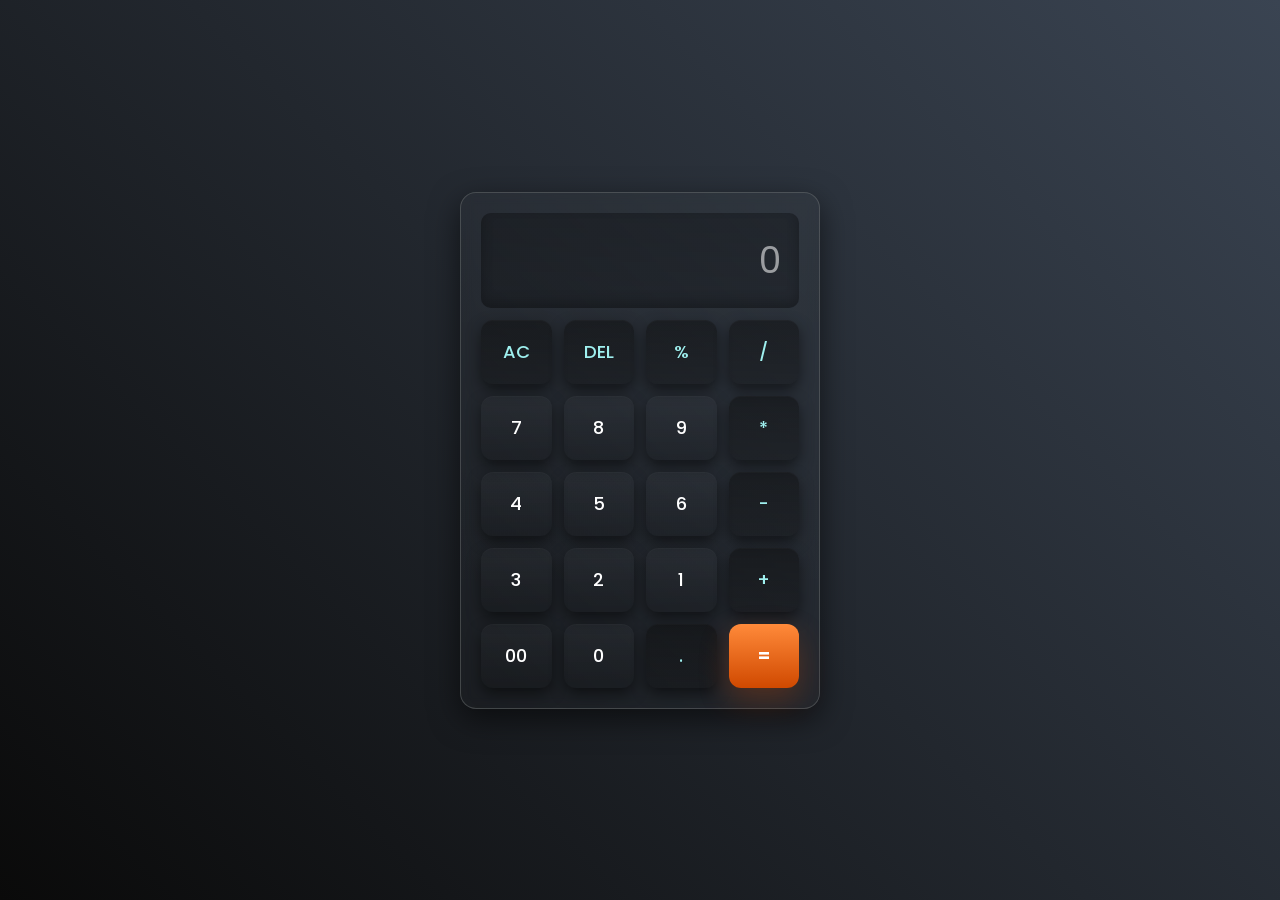
<file: CodeAlpha_Calculator/index.html>
<!DOCTYPE html>
<html lang="en">
<head>
    <meta charset="UTF-8">
    <meta name="viewport" content="width=device-width, initial-scale=1.0">
    <meta http-equiv="X-UA-Compatible" content="IE=edge">
    <link rel="stylesheet" href="style.css">
    <title>Calculator</title>
</head>
<body>
    <div class="calculator">
        <input type="text" placeholder="0" id="inputBox">
        <div>
            <button class="operator">AC</button>
            <button class="operator">DEL</button>
            <button class="operator">%</button>
            <button class="operator">/</button>
        </div>
        <div>
            <button>7</button>
            <button>8</button>
            <button>9</button>
            <button class="operator">*</button>
        </div>
        <div>
            <button>4</button>
            <button>5</button>
            <button>6</button>
            <button class="operator">-</button>
        </div>
        <div>
            <button>3</button>
            <button>2</button>
            <button>1</button>
            <button class="operator">+</button>
        </div>
        <div>
            <button>00</button>
            <button>0</button>
            <button class="operator">.</button>
            <button class="equal-btn">=</button>
        </div>
    </div>
    <script src="script.js"></script>
</body>
</html>
</file>
<file: CodeAlpha_Calculator/style.css>
@import url('https://fonts.googleapis.com/css2?family=Poppins:wght@500&display=swap');
* {
    margin: 0;
    padding: 0;
    box-sizing: border-box;
    font-family: 'Poppins', sans-serif;
}

body {
    width: 100%;
    height: 100vh;
    display: flex;
    justify-content: center;
    align-items: center;
    background: linear-gradient(45deg, #0a0a0a, #3a4452);
}
.calculator {
    width: 360px;
    border: 1px solid rgba(113,117,119,0.45);
    padding: 20px;
    border-radius: 16px;
    box-shadow: 0 10px 30px rgba(0,0,0,0.55);
    background: linear-gradient(180deg, rgba(255,255,255,0.02), rgba(255,255,255,0.01));
    display: grid;
    gap: 12px;
    backdrop-filter: blur(6px);
}

/* Input */
.calculator > #inputBox {
    width: 100%;
    border: none;
    padding: 20px 18px;
    margin: 0;
    background: linear-gradient(180deg, rgba(0,0,0,0.28), rgba(0,0,0,0.20));
    box-shadow: inset 0 -6px 12px rgba(0,0,0,0.25);
    font-size: 36px;
    text-align: right;
    color: #ffffff;
    border-radius: 10px;
}

.calculator > #inputBox::placeholder {
    color: rgba(255,255,255,0.55);
}

.calculator > div {
    display: grid;
    grid-template-columns: repeat(4, 1fr);
    gap: 12px;
}

button {
    border: none;
    height: 64px;
    border-radius: 12px;
    background: linear-gradient(180deg, rgba(255,255,255,0.02), rgba(0,0,0,0.15));
    color: #ffffff;
    font-size: 18px;
    font-weight: 500;
    box-shadow: 0 6px 14px rgba(0,0,0,0.5), inset 0 1px 0 rgba(255,255,255,0.02);
    cursor: pointer;
    transition: transform 0.06s ease, box-shadow 0.06s ease, background-color 0.12s ease;
}

button:hover { transform: translateY(-3px); }
button:active { transform: translateY(0); }

button:focus-visible {
    outline: 3px solid rgba(255,122,45,0.18);
    outline-offset: 4px;
}

.equal-btn {
    background: linear-gradient(180deg,#ff8a3a,#d04900);
    box-shadow: 0 12px 30px rgba(208,73,0,0.28);
    font-weight: 700;
}

.operator {
    color: #9ff0ef;
    background: linear-gradient(180deg, rgba(10,10,10,0.45), rgba(10,10,10,0.30));
}

.pressed {
    transform: translateY(1px) scale(0.99) !important;
    box-shadow: 0 2px 6px rgba(0,0,0,0.6) !important;
    opacity: 0.95;
}

.sr-only { position: absolute; left: -9999px; }

@media (max-width: 420px) {
    .calculator { width: 92vw; }
    .calculator > #inputBox { font-size: 28px; padding: 14px; }
    button { height: 56px; font-size: 16px; }
}
</file>
